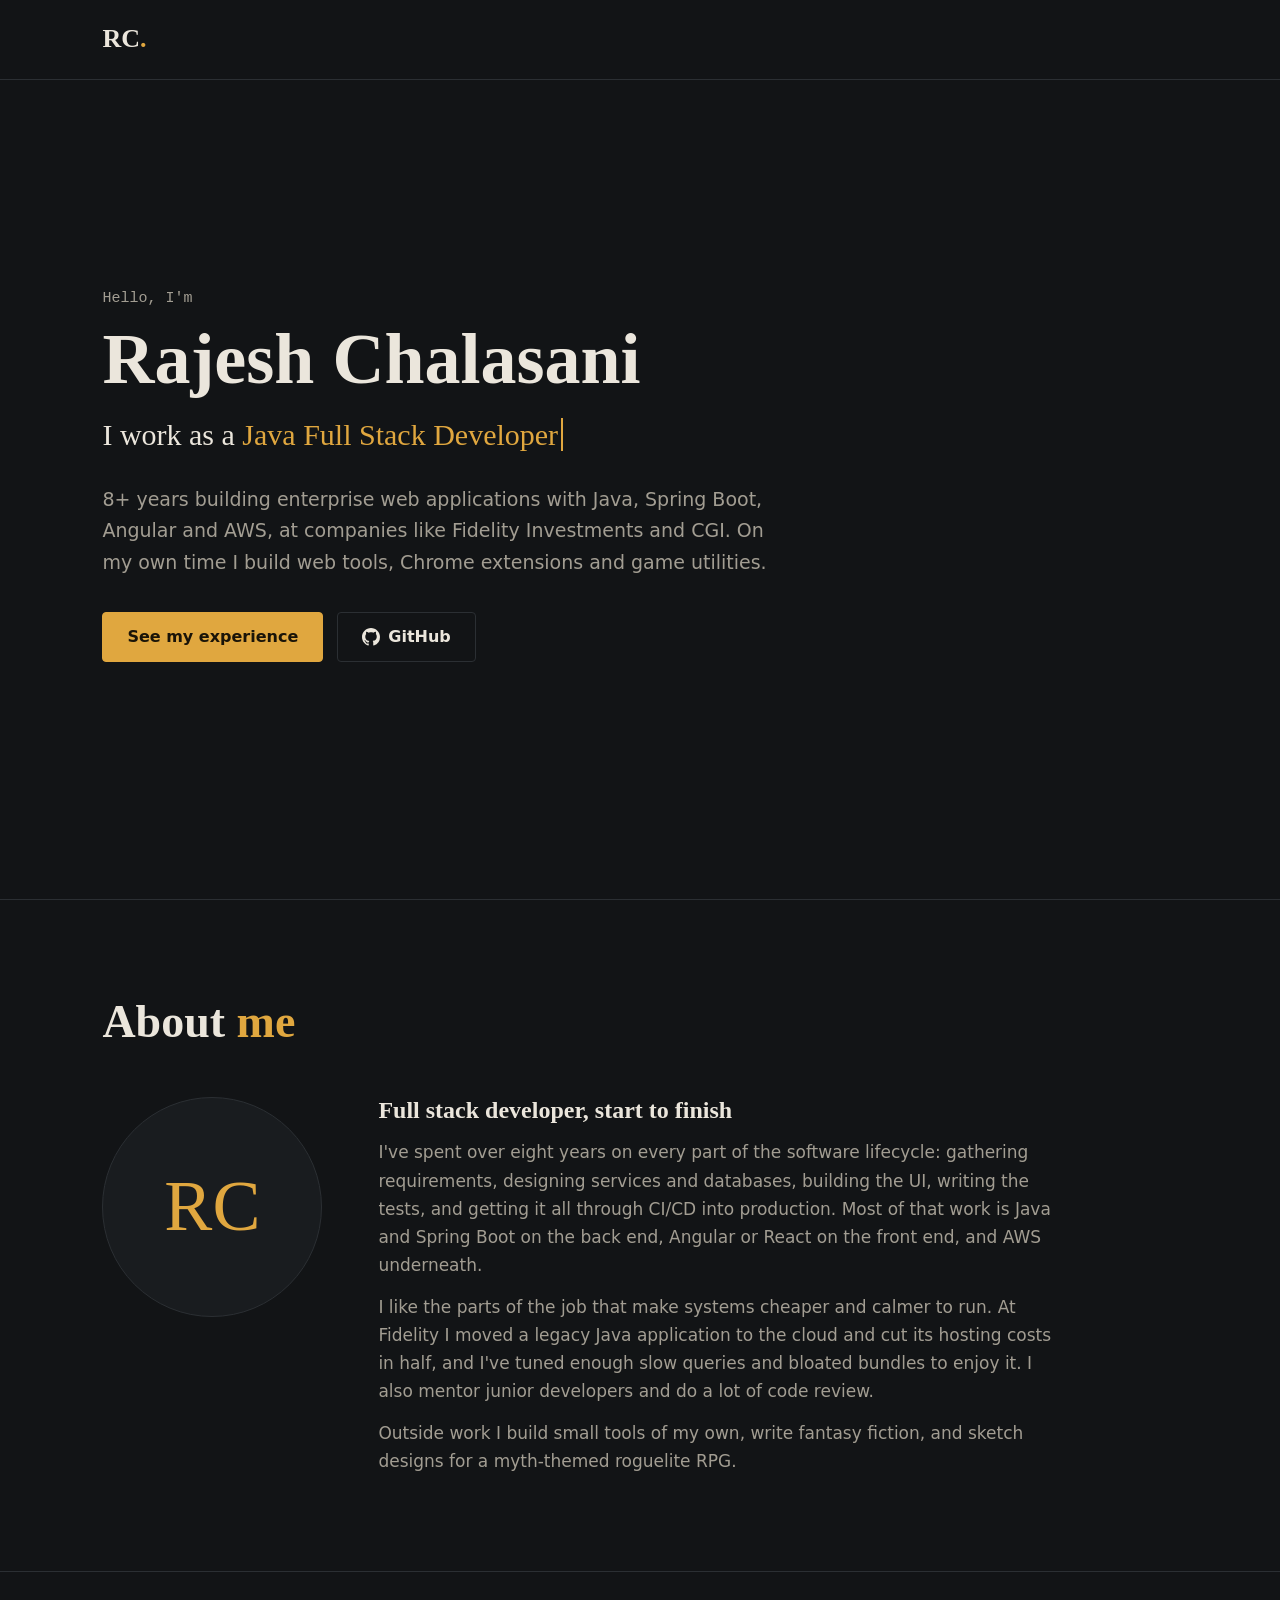
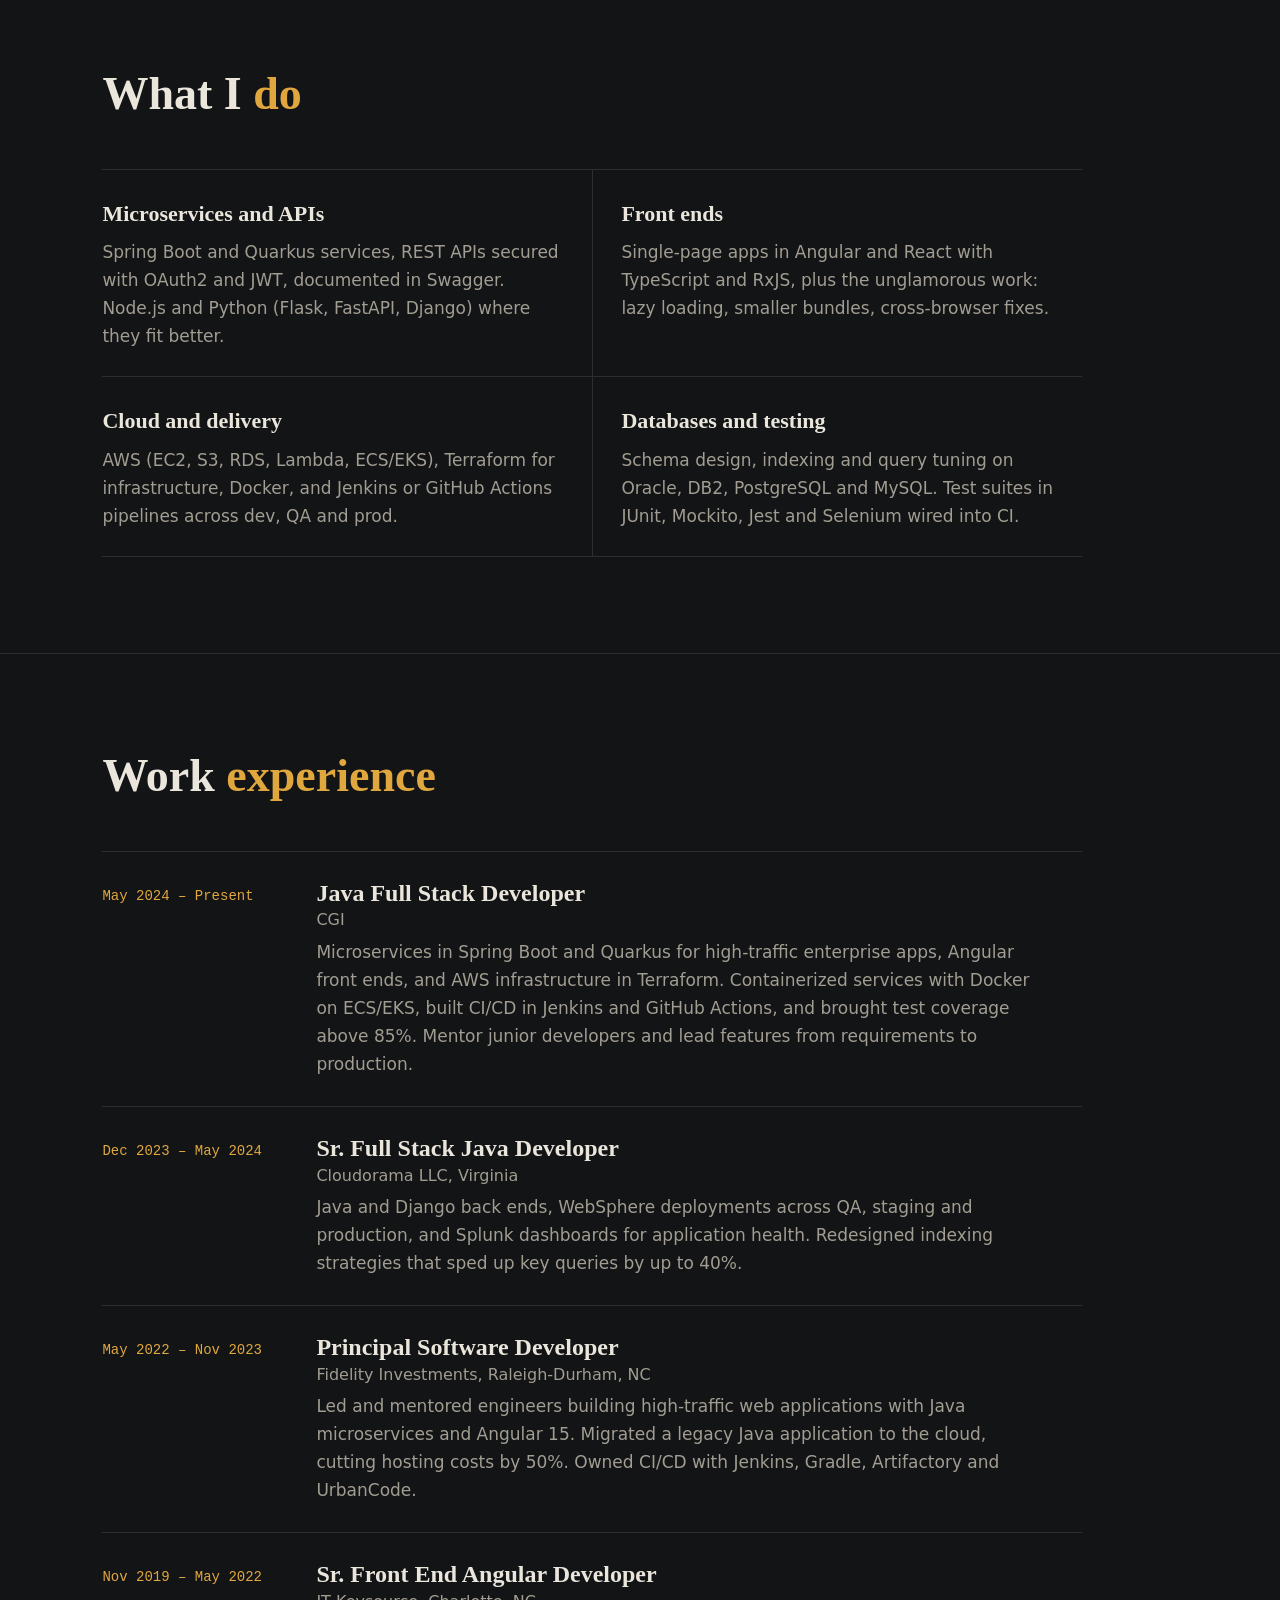
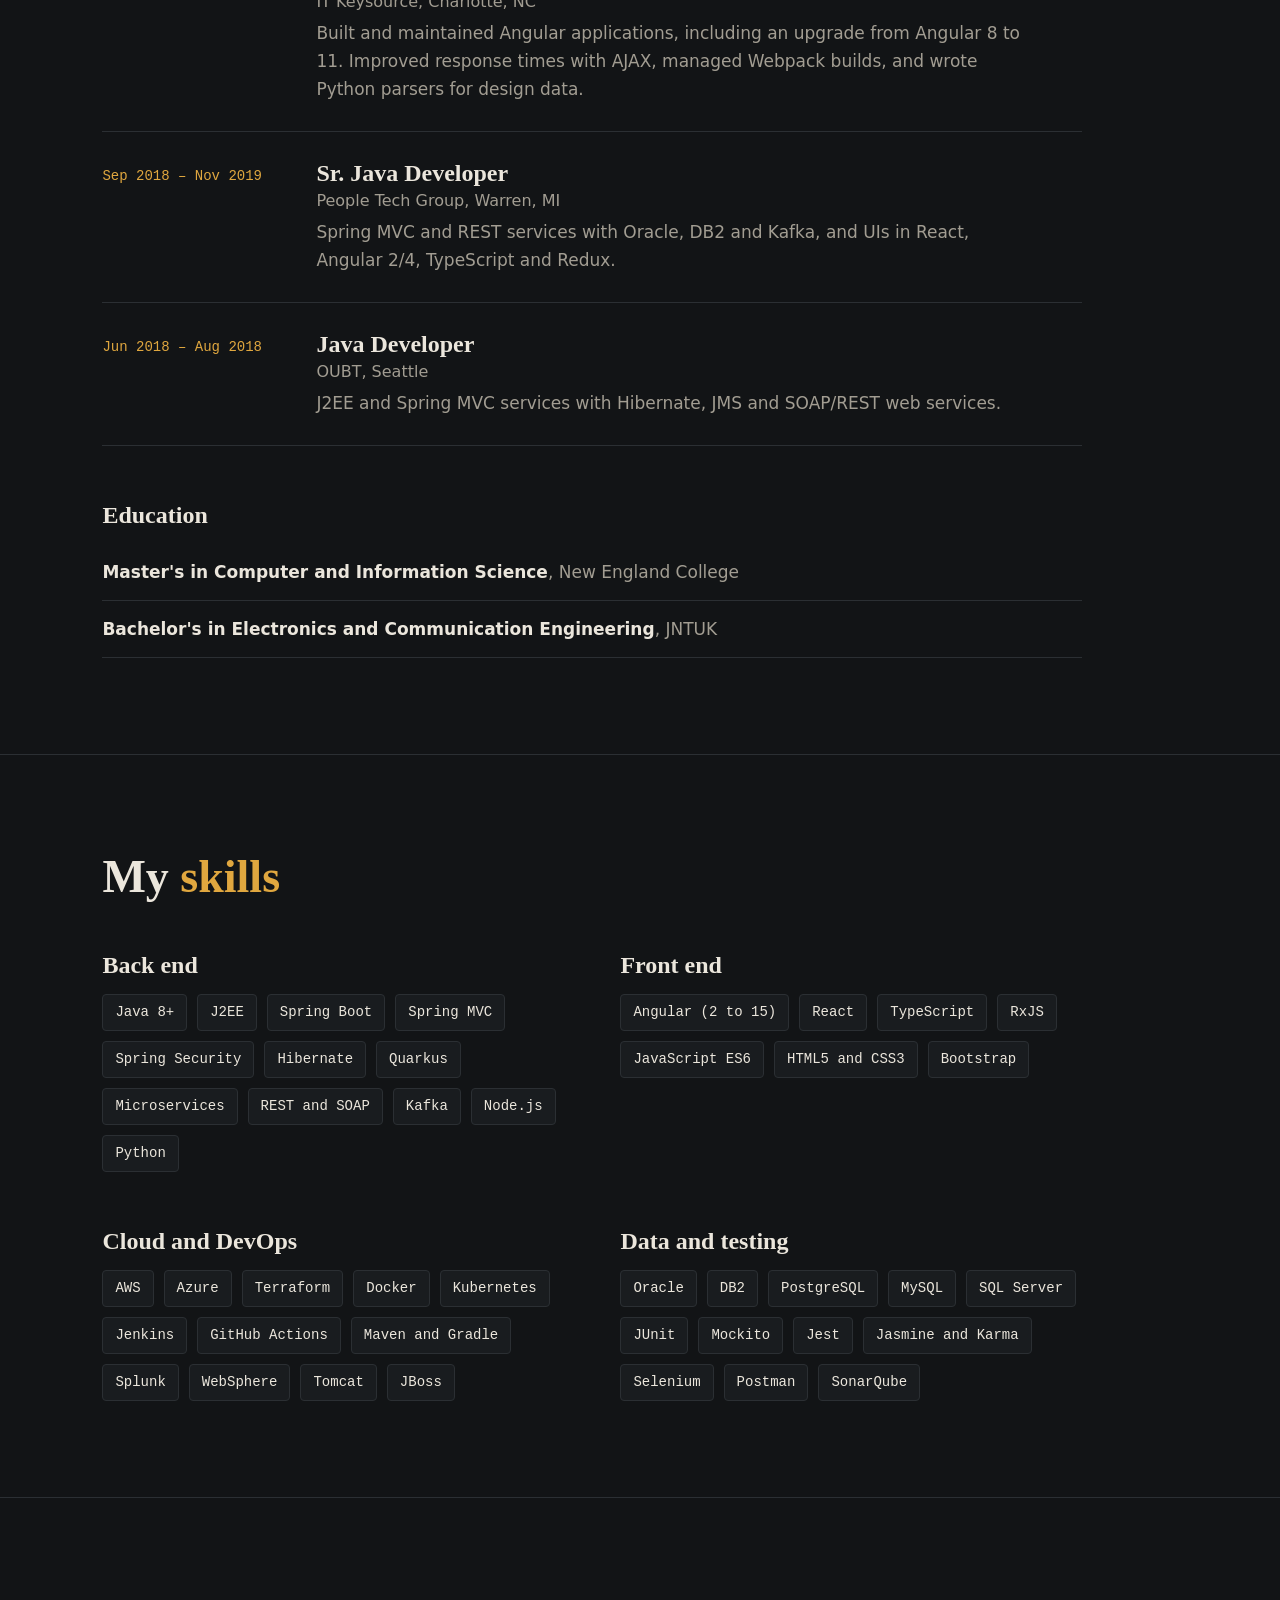
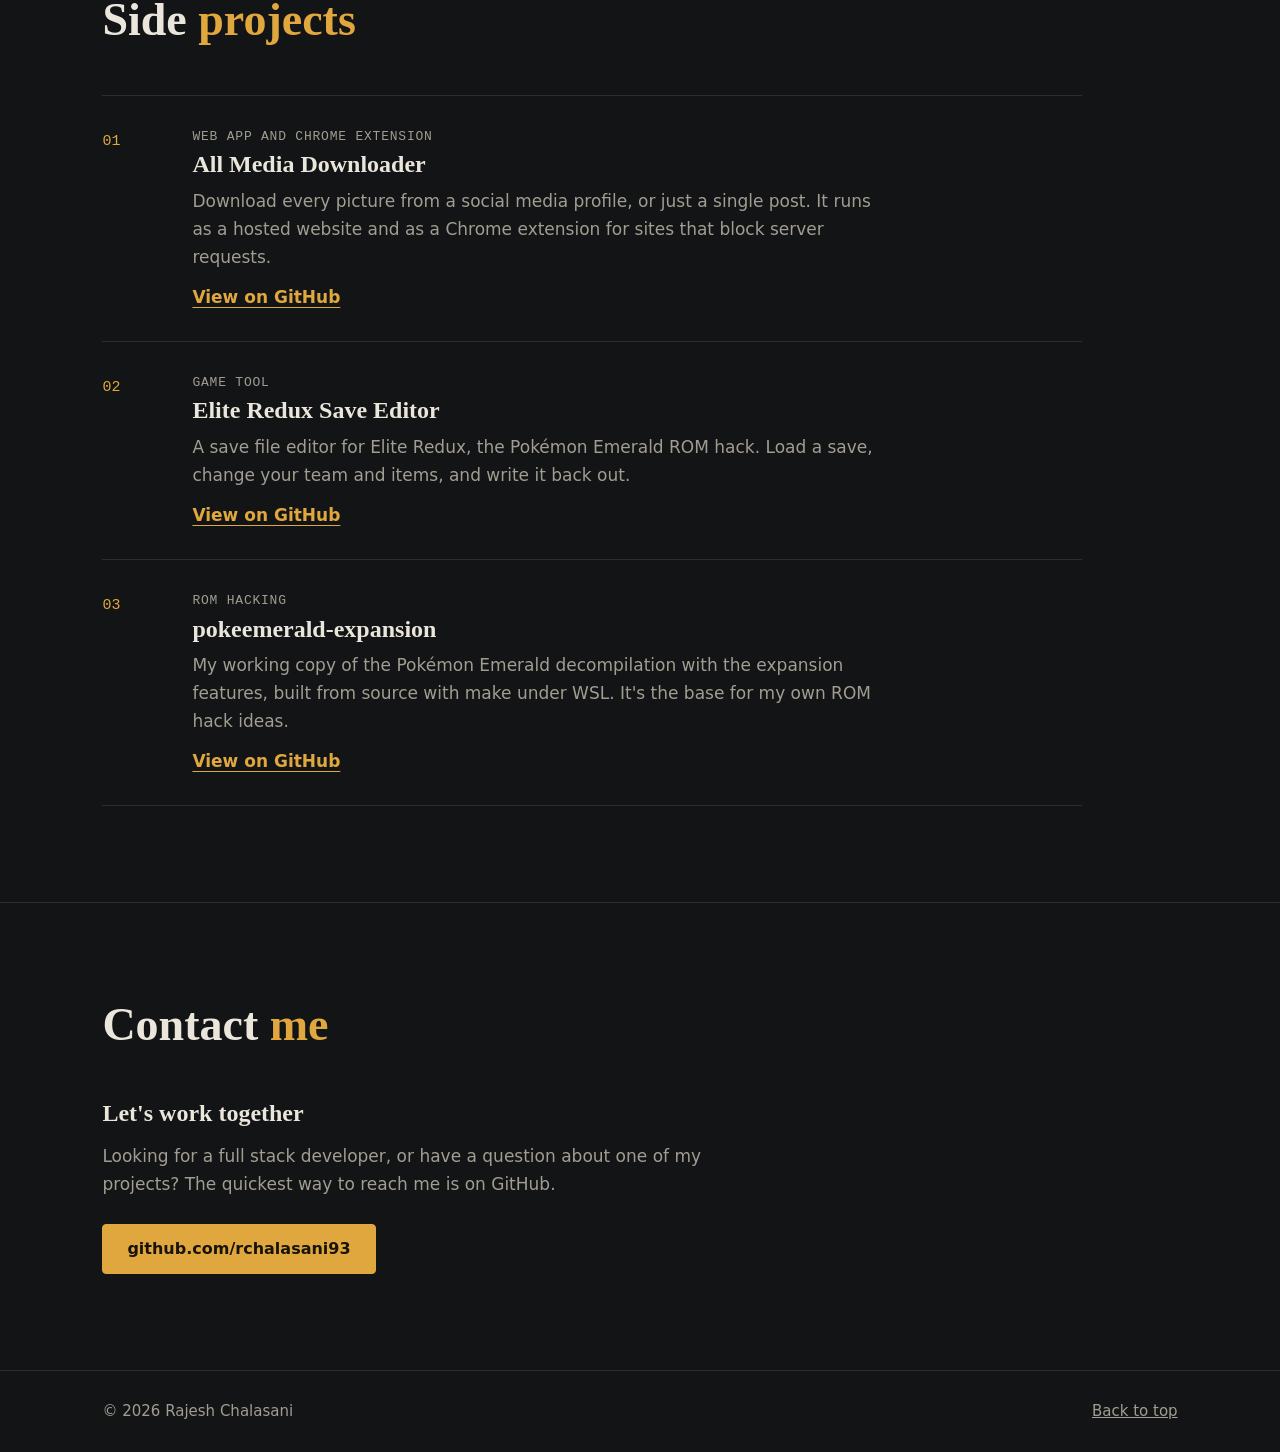
<file: index.html>
<!DOCTYPE html>
<html lang="en">
<head>
  <meta charset="UTF-8">
  <meta name="viewport" content="width=device-width, initial-scale=1">
  <meta http-equiv="Content-Security-Policy" content="default-src 'self'; script-src 'self'; style-src 'self'; img-src 'self' data:; font-src 'self'; connect-src 'none'; object-src 'none'; base-uri 'self'; form-action 'none'">
  <meta name="referrer" content="strict-origin-when-cross-origin">
  <title>Rajesh Chalasani – Java Full Stack Developer</title>
  <meta name="description" content="Rajesh Chalasani is a Java full stack developer with 8+ years building Spring Boot microservices, Angular and React front ends, and AWS deployments.">
  <link rel="canonical" href="https://rchalasani93.github.io/portfolio/">
  <meta name="theme-color" content="#121416">

  <meta property="og:type" content="profile">
  <meta property="og:title" content="Rajesh Chalasani – Java Full Stack Developer">
  <meta property="og:description" content="8+ years building Spring Boot microservices, Angular and React front ends, and AWS deployments.">
  <meta property="og:url" content="https://rchalasani93.github.io/portfolio/">
  <meta property="og:image" content="https://rchalasani93.github.io/portfolio/og-image.png">
  <meta property="og:image:width" content="1200">
  <meta property="og:image:height" content="630">
  <meta name="twitter:card" content="summary_large_image">

  <link rel="icon" href="favicon.svg" type="image/svg+xml">
  <link rel="stylesheet" href="styles.css">
  <script src="main.js" defer></script>

  <script type="application/ld+json">
  {
    "@context": "https://schema.org",
    "@type": "Person",
    "name": "Rajesh Chalasani",
    "jobTitle": "Java Full Stack Developer",
    "url": "https://rchalasani93.github.io/portfolio/",
    "sameAs": ["https://github.com/rchalasani93"],
    "worksFor": { "@type": "Organization", "name": "CGI" },
    "alumniOf": [
      { "@type": "CollegeOrUniversity", "name": "New England College" },
      { "@type": "CollegeOrUniversity", "name": "JNTUK" }
    ],
    "knowsAbout": ["Java", "Spring Boot", "Microservices", "Angular", "React", "AWS", "Terraform", "SQL"]
  }
  </script>
</head>
<body>
  <a class="skip" href="#main">Skip to content</a>

  <header class="header">
    <a href="#home" class="logo">RC<span>.</span></a>
    <button class="menu-btn" type="button" aria-expanded="false" aria-controls="nav" aria-label="Open menu">
      <span></span><span></span><span></span>
    </button>
    <nav class="navbar" id="nav" aria-label="Main">
      <a href="#home" class="active">Home</a>
      <a href="#about">About</a>
      <a href="#experience">Experience</a>
      <a href="#skills">Skills</a>
      <a href="#projects">Projects</a>
      <a href="#contact">Contact</a>
    </nav>
  </header>

  <main id="main">
    <section class="home" id="home">
      <div class="home-content">
        <p class="eyebrow">Hello, I'm</p>
        <h1>Rajesh Chalasani</h1>
        <p class="role">I work as a <span class="typed" data-words="Java Full Stack Developer|Spring Boot Engineer|Angular Developer|Tool Builder">Java Full Stack Developer</span></p>
        <p class="lead">8+ years building enterprise web applications with Java, Spring Boot, Angular and AWS, at companies like Fidelity Investments and CGI. On my own time I build web tools, Chrome extensions and game utilities.</p>
        <div class="home-actions">
          <a href="#experience" class="btn">See my experience</a>
          <a href="https://github.com/rchalasani93" class="btn btn-ghost" rel="noopener noreferrer" target="_blank">
            <svg viewBox="0 0 16 16" width="18" height="18" aria-hidden="true"><path fill="currentColor" d="M8 0C3.58 0 0 3.58 0 8c0 3.54 2.29 6.53 5.47 7.59.4.07.55-.17.55-.38 0-.19-.01-.82-.01-1.49-2.01.37-2.53-.49-2.69-.94-.09-.23-.48-.94-.82-1.13-.28-.15-.68-.52-.01-.53.63-.01 1.08.58 1.23.82.72 1.21 1.87.87 2.33.66.07-.52.28-.87.51-1.07-1.78-.2-3.64-.89-3.64-3.95 0-.87.31-1.59.82-2.15-.08-.2-.36-1.02.08-2.12 0 0 .67-.21 2.2.82.64-.18 1.32-.27 2-.27.68 0 1.36.09 2 .27 1.53-1.04 2.2-.82 2.2-.82.44 1.1.16 1.92.08 2.12.51.56.82 1.27.82 2.15 0 3.07-1.87 3.75-3.65 3.95.29.25.54.73.54 1.48 0 1.07-.01 1.93-.01 2.2 0 .21.15.46.55.38A8.013 8.013 0 0016 8c0-4.42-3.58-8-8-8z"/></svg>
            GitHub
          </a>
        </div>
      </div>
    </section>

    <section class="section" id="about">
      <h2 class="section-title">About <span>me</span></h2>
      <div class="about-grid">
        <div class="monogram" aria-hidden="true">RC</div>
        <div>
          <h3>Full stack developer, start to finish</h3>
          <p>I've spent over eight years on every part of the software lifecycle: gathering requirements, designing services and databases, building the UI, writing the tests, and getting it all through CI/CD into production. Most of that work is Java and Spring Boot on the back end, Angular or React on the front end, and AWS underneath.</p>
          <p>I like the parts of the job that make systems cheaper and calmer to run. At Fidelity I moved a legacy Java application to the cloud and cut its hosting costs in half, and I've tuned enough slow queries and bloated bundles to enjoy it. I also mentor junior developers and do a lot of code review.</p>
          <p>Outside work I build small tools of my own, write fantasy fiction, and sketch designs for a myth-themed roguelite RPG.</p>
        </div>
      </div>
    </section>

    <section class="section" id="services">
      <h2 class="section-title">What I <span>do</span></h2>
      <dl class="services">
        <div>
          <dt>Microservices and APIs</dt>
          <dd>Spring Boot and Quarkus services, REST APIs secured with OAuth2 and JWT, documented in Swagger. Node.js and Python (Flask, FastAPI, Django) where they fit better.</dd>
        </div>
        <div>
          <dt>Front ends</dt>
          <dd>Single-page apps in Angular and React with TypeScript and RxJS, plus the unglamorous work: lazy loading, smaller bundles, cross-browser fixes.</dd>
        </div>
        <div>
          <dt>Cloud and delivery</dt>
          <dd>AWS (EC2, S3, RDS, Lambda, ECS/EKS), Terraform for infrastructure, Docker, and Jenkins or GitHub Actions pipelines across dev, QA and prod.</dd>
        </div>
        <div>
          <dt>Databases and testing</dt>
          <dd>Schema design, indexing and query tuning on Oracle, DB2, PostgreSQL and MySQL. Test suites in JUnit, Mockito, Jest and Selenium wired into CI.</dd>
        </div>
      </dl>
    </section>

    <section class="section" id="experience">
      <h2 class="section-title">Work <span>experience</span></h2>
      <ol class="timeline">
        <li>
          <p class="when">May 2024 – Present</p>
          <div>
            <h3>Java Full Stack Developer <span class="at">CGI</span></h3>
            <p>Microservices in Spring Boot and Quarkus for high-traffic enterprise apps, Angular front ends, and AWS infrastructure in Terraform. Containerized services with Docker on ECS/EKS, built CI/CD in Jenkins and GitHub Actions, and brought test coverage above 85%. Mentor junior developers and lead features from requirements to production.</p>
          </div>
        </li>
        <li>
          <p class="when">Dec 2023 – May 2024</p>
          <div>
            <h3>Sr. Full Stack Java Developer <span class="at">Cloudorama LLC, Virginia</span></h3>
            <p>Java and Django back ends, WebSphere deployments across QA, staging and production, and Splunk dashboards for application health. Redesigned indexing strategies that sped up key queries by up to 40%.</p>
          </div>
        </li>
        <li>
          <p class="when">May 2022 – Nov 2023</p>
          <div>
            <h3>Principal Software Developer <span class="at">Fidelity Investments, Raleigh-Durham, NC</span></h3>
            <p>Led and mentored engineers building high-traffic web applications with Java microservices and Angular 15. Migrated a legacy Java application to the cloud, cutting hosting costs by 50%. Owned CI/CD with Jenkins, Gradle, Artifactory and UrbanCode.</p>
          </div>
        </li>
        <li>
          <p class="when">Nov 2019 – May 2022</p>
          <div>
            <h3>Sr. Front End Angular Developer <span class="at">IT Keysource, Charlotte, NC</span></h3>
            <p>Built and maintained Angular applications, including an upgrade from Angular 8 to 11. Improved response times with AJAX, managed Webpack builds, and wrote Python parsers for design data.</p>
          </div>
        </li>
        <li>
          <p class="when">Sep 2018 – Nov 2019</p>
          <div>
            <h3>Sr. Java Developer <span class="at">People Tech Group, Warren, MI</span></h3>
            <p>Spring MVC and REST services with Oracle, DB2 and Kafka, and UIs in React, Angular 2/4, TypeScript and Redux.</p>
          </div>
        </li>
        <li>
          <p class="when">Jun 2018 – Aug 2018</p>
          <div>
            <h3>Java Developer <span class="at">OUBT, Seattle</span></h3>
            <p>J2EE and Spring MVC services with Hibernate, JMS and SOAP/REST web services.</p>
          </div>
        </li>
      </ol>

      <h3 class="sub-title">Education</h3>
      <ul class="edu">
        <li><strong>Master's in Computer and Information Science</strong>, New England College</li>
        <li><strong>Bachelor's in Electronics and Communication Engineering</strong>, JNTUK</li>
      </ul>
    </section>

    <section class="section" id="skills">
      <h2 class="section-title">My <span>skills</span></h2>
      <div class="skills-grid">
        <div>
          <h3>Back end</h3>
          <ul class="tags">
            <li>Java 8+</li><li>J2EE</li><li>Spring Boot</li><li>Spring MVC</li><li>Spring Security</li><li>Hibernate</li><li>Quarkus</li><li>Microservices</li><li>REST and SOAP</li><li>Kafka</li><li>Node.js</li><li>Python</li>
          </ul>
        </div>
        <div>
          <h3>Front end</h3>
          <ul class="tags">
            <li>Angular (2 to 15)</li><li>React</li><li>TypeScript</li><li>RxJS</li><li>JavaScript ES6</li><li>HTML5 and CSS3</li><li>Bootstrap</li>
          </ul>
        </div>
        <div>
          <h3>Cloud and DevOps</h3>
          <ul class="tags">
            <li>AWS</li><li>Azure</li><li>Terraform</li><li>Docker</li><li>Kubernetes</li><li>Jenkins</li><li>GitHub Actions</li><li>Maven and Gradle</li><li>Splunk</li><li>WebSphere</li><li>Tomcat</li><li>JBoss</li>
          </ul>
        </div>
        <div>
          <h3>Data and testing</h3>
          <ul class="tags">
            <li>Oracle</li><li>DB2</li><li>PostgreSQL</li><li>MySQL</li><li>SQL Server</li><li>JUnit</li><li>Mockito</li><li>Jest</li><li>Jasmine and Karma</li><li>Selenium</li><li>Postman</li><li>SonarQube</li>
          </ul>
        </div>
      </div>
    </section>

    <section class="section" id="projects">
      <h2 class="section-title">Side <span>projects</span></h2>
      <ol class="projects">
        <li>
          <article>
            <p class="proj-meta">Web app and Chrome extension</p>
            <h3>All Media Downloader</h3>
            <p>Download every picture from a social media profile, or just a single post. It runs as a hosted website and as a Chrome extension for sites that block server requests.</p>
            <a href="https://github.com/rchalasani93/all-media-downloader" rel="noopener noreferrer" target="_blank">View on GitHub</a>
          </article>
        </li>
        <li>
          <article>
            <p class="proj-meta">Game tool</p>
            <h3>Elite Redux Save Editor</h3>
            <p>A save file editor for Elite Redux, the Pokémon Emerald ROM hack. Load a save, change your team and items, and write it back out.</p>
            <a href="https://github.com/rchalasani93/EliteReduxSavEditor" rel="noopener noreferrer" target="_blank">View on GitHub</a>
          </article>
        </li>
        <li>
          <article>
            <p class="proj-meta">ROM hacking</p>
            <h3>pokeemerald-expansion</h3>
            <p>My working copy of the Pokémon Emerald decompilation with the expansion features, built from source with make under WSL. It's the base for my own ROM hack ideas.</p>
            <a href="https://github.com/rchalasani93/pokeemerald-expansion" rel="noopener noreferrer" target="_blank">View on GitHub</a>
          </article>
        </li>
      </ol>
    </section>

    <section class="section" id="contact">
      <h2 class="section-title">Contact <span>me</span></h2>
      <div class="contact">
        <h3>Let's work together</h3>
        <p>Looking for a full stack developer, or have a question about one of my projects? The quickest way to reach me is on GitHub.</p>
        <a href="https://github.com/rchalasani93" class="btn" rel="noopener noreferrer" target="_blank">github.com/rchalasani93</a>
      </div>
    </section>
  </main>

  <footer class="footer">
    <p>&copy; <span id="year">2026</span> Rajesh Chalasani</p>
    <a href="#home">Back to top</a>
  </footer>
</body>
</html>
</file>
<file: styles.css>
/* Palette: charcoal background, warm paper ink, one amber accent.
   Type: old-style serif headings, system sans body, mono labels. */
:root {
  --bg: #121416;
  --surface: #191c1f;
  --line: #2b2f33;
  --ink: #ebe6dc;
  --muted: #a29d92;
  --accent: #e0a73f;
  --accent-ink: #1a1408;
  --serif: "Iowan Old Style", "Palatino Linotype", Palatino, "Book Antiqua", Georgia, serif;
  --sans: system-ui, -apple-system, "Segoe UI", Roboto, "Helvetica Neue", Arial, sans-serif;
  --mono: ui-monospace, "SFMono-Regular", Menlo, Consolas, "Liberation Mono", monospace;
  --radius: 4px;
  --pad-x: clamp(20px, 8vw, 120px);
}

*, *::before, *::after { margin: 0; padding: 0; box-sizing: border-box; }

html { scroll-behavior: smooth; scroll-padding-top: 80px; }

body {
  background: var(--bg);
  color: var(--ink);
  font-family: var(--sans);
  font-size: 17px;
  line-height: 1.65;
  -webkit-font-smoothing: antialiased;
}

a { color: var(--accent); }
h1, h2, h3 { font-family: var(--serif); font-weight: 700; line-height: 1.15; }

.skip {
  position: absolute; left: -9999px; top: 8px;
  background: var(--accent); color: var(--accent-ink); padding: 8px 14px; z-index: 200;
}
.skip:focus { left: 8px; }

:focus-visible { outline: 2px solid var(--accent); outline-offset: 3px; }

/* Header */
.header {
  position: fixed; inset: 0 0 auto 0;
  display: flex; justify-content: space-between; align-items: center;
  padding: 18px var(--pad-x);
  background: var(--bg);
  border-bottom: 1px solid var(--line);
  z-index: 100;
}

.logo {
  font-family: var(--serif); font-size: 26px; font-weight: 700;
  color: var(--ink); text-decoration: none;
  opacity: 0; animation: slideRight .8s ease forwards;
}
.logo span { color: var(--accent); }

.navbar a {
  display: inline-block;
  margin-left: 30px;
  font-size: 16px; font-weight: 500;
  color: var(--ink); text-decoration: none;
  transition: color .2s;
  opacity: 0; animation: slideTop .5s ease forwards;
}
.navbar a:nth-child(1) { animation-delay: .1s; }
.navbar a:nth-child(2) { animation-delay: .2s; }
.navbar a:nth-child(3) { animation-delay: .3s; }
.navbar a:nth-child(4) { animation-delay: .4s; }
.navbar a:nth-child(5) { animation-delay: .5s; }
.navbar a:nth-child(6) { animation-delay: .6s; }
.navbar a:hover, .navbar a.active { color: var(--accent); }

.menu-btn {
  display: none;
  width: 44px; height: 44px;
  background: none; border: 1px solid var(--line); border-radius: var(--radius);
  cursor: pointer;
  flex-direction: column; justify-content: center; align-items: center; gap: 5px;
}
.menu-btn span { display: block; width: 20px; height: 2px; background: var(--ink); }

/* Home */
.home {
  min-height: 100vh;
  display: flex; align-items: center;
  padding: 110px var(--pad-x) 60px;
  border-bottom: 1px solid var(--line);
}
.home-content { max-width: 680px; }

.eyebrow {
  font-family: var(--mono); font-size: 15px; color: var(--muted);
  opacity: 0; animation: slideBottom .8s ease forwards; animation-delay: .5s;
}
.home h1 {
  font-size: clamp(42px, 7vw, 72px);
  margin: 6px 0 10px;
  opacity: 0; animation: slideRight .8s ease forwards; animation-delay: .7s;
}
.role {
  font-family: var(--serif); font-size: clamp(22px, 3vw, 30px);
  margin-bottom: 24px;
  opacity: 0; animation: slideTop .8s ease forwards; animation-delay: .7s;
}
.typed { color: var(--accent); border-right: 2px solid var(--accent); padding-right: 3px; }
.lead {
  color: var(--muted); font-size: 19px; max-width: 58ch;
  opacity: 0; animation: slideLeft .8s ease forwards; animation-delay: .9s;
}

.home-actions {
  display: flex; flex-wrap: wrap; gap: 14px; margin-top: 34px;
  opacity: 0; animation: slideTop .8s ease forwards; animation-delay: 1.2s;
}

.btn {
  display: inline-flex; align-items: center; gap: 8px;
  min-height: 46px; padding: 11px 24px;
  background: var(--accent); color: var(--accent-ink);
  border: 1px solid var(--accent); border-radius: var(--radius);
  font-weight: 600; font-size: 16px; text-decoration: none;
  transition: background .2s, color .2s;
}
.btn:hover { background: transparent; color: var(--accent); }
.btn-ghost { background: transparent; color: var(--ink); border-color: var(--line); }
.btn-ghost:hover { color: var(--accent); border-color: var(--accent); }

/* Sections */
.section {
  padding: 96px var(--pad-x);
  border-bottom: 1px solid var(--line);
}
.section-title { font-size: clamp(32px, 4.5vw, 46px); margin-bottom: 48px; }
.section-title span { color: var(--accent); }
.section h3 { font-size: 24px; margin-bottom: 14px; }
.section p + p { margin-top: 14px; }

/* About */
.about-grid {
  display: grid; grid-template-columns: 220px 1fr; gap: 56px; align-items: start;
  max-width: 980px;
}
.about-grid p { color: var(--muted); max-width: 64ch; }
.monogram {
  aspect-ratio: 1; width: 100%;
  display: grid; place-items: center;
  border: 1px solid var(--line); border-radius: 50%;
  background: var(--surface);
  font-family: var(--serif); font-size: 72px; color: var(--accent);
}

/* Services */
.services {
  display: grid; grid-template-columns: repeat(2, minmax(0, 1fr));
  border-top: 1px solid var(--line);
  max-width: 980px;
}
.services > div { padding: 26px 28px 26px 0; border-bottom: 1px solid var(--line); }
.services > div:nth-child(even) { padding-left: 28px; border-left: 1px solid var(--line); }
.services dt { font-family: var(--serif); font-size: 22px; font-weight: 700; margin-bottom: 6px; }
.services dd { color: var(--muted); }

/* Experience */
.timeline { list-style: none; max-width: 980px; }
.timeline li {
  display: grid; grid-template-columns: 190px 1fr; gap: 24px;
  padding: 28px 0; border-top: 1px solid var(--line);
}
.timeline li:last-child { border-bottom: 1px solid var(--line); }
.when { font-family: var(--mono); font-size: 14px; color: var(--accent); padding-top: 5px; }
.timeline h3 { margin-bottom: 8px; }
.timeline .at { display: block; font-family: var(--sans); font-size: 16px; font-weight: 500; color: var(--muted); margin-top: 4px; }
.timeline p:not(.when) { color: var(--muted); max-width: 66ch; }
.sub-title { margin-top: 56px; }
.edu { list-style: none; max-width: 980px; }
.edu li { padding: 14px 0; border-bottom: 1px solid var(--line); color: var(--muted); }
.edu strong { color: var(--ink); font-weight: 600; }

/* Skills */
.skills-grid { display: grid; grid-template-columns: 1fr 1fr; gap: 56px; max-width: 980px; }
.tags { list-style: none; display: flex; flex-wrap: wrap; gap: 10px; }
.tags li {
  font-family: var(--mono); font-size: 14px;
  padding: 6px 12px;
  border: 1px solid var(--line); border-radius: var(--radius);
  background: var(--surface);
}

/* Projects */
.projects { list-style: none; max-width: 980px; counter-reset: proj; }
.projects li {
  counter-increment: proj;
  display: grid; grid-template-columns: 70px 1fr; gap: 20px;
  padding: 30px 0; border-top: 1px solid var(--line);
}
.projects li:last-child { border-bottom: 1px solid var(--line); }
.projects li::before {
  content: "0" counter(proj);
  font-family: var(--mono); color: var(--accent); font-size: 15px; padding-top: 4px;
}
.proj-meta { font-family: var(--mono); font-size: 13px; color: var(--muted); text-transform: uppercase; letter-spacing: .06em; margin-bottom: 4px; }
.projects h3 { margin-bottom: 8px; }
.projects article > p:not(.proj-meta) { color: var(--muted); max-width: 64ch; margin-bottom: 12px; }
.projects a { font-weight: 600; text-underline-offset: 4px; }
.projects a:hover { color: var(--ink); }

/* Contact */
.contact { max-width: 680px; }
.contact p { color: var(--muted); margin-bottom: 26px; }

/* Footer */
.footer {
  display: flex; justify-content: space-between; flex-wrap: wrap; gap: 12px;
  padding: 28px var(--pad-x);
  color: var(--muted); font-size: 15px;
}
.footer a { color: var(--muted); }
.footer a:hover { color: var(--accent); }

/* 404 */
.notfound { min-height: 100vh; display: grid; place-content: center; text-align: center; padding: 40px 20px; gap: 18px; }
.notfound h1 { font-size: 56px; }
.notfound p { color: var(--muted); }

/* Responsive */
@media (max-width: 900px) {
  .menu-btn { display: inline-flex; }
  .navbar {
    position: absolute; top: 100%; left: 0; right: 0;
    display: none; flex-direction: column;
    background: var(--bg); border-bottom: 1px solid var(--line);
    padding: 8px var(--pad-x) 16px;
  }
  .navbar.open { display: flex; }
  .navbar a { margin: 0; padding: 12px 0; font-size: 18px; border-bottom: 1px solid var(--line); }
  .navbar a:last-child { border-bottom: 0; }

  .about-grid { grid-template-columns: 1fr; gap: 32px; }
  .monogram { width: 160px; font-size: 54px; }
  .services { grid-template-columns: 1fr; }
  .services > div:nth-child(even) { padding-left: 0; border-left: 0; }
  .skills-grid { grid-template-columns: 1fr; gap: 36px; }
}

@media (max-width: 520px) {
  body { font-size: 16px; }
  .section { padding: 72px var(--pad-x); }
  .projects li, .timeline li { grid-template-columns: 1fr; gap: 6px; }
}

/* Keyframes from the original template */
@keyframes slideRight { from { transform: translateX(-60px); opacity: 0; } to { transform: none; opacity: 1; } }
@keyframes slideLeft { from { transform: translateX(60px); opacity: 0; } to { transform: none; opacity: 1; } }
@keyframes slideTop { from { transform: translateY(60px); opacity: 0; } to { transform: none; opacity: 1; } }
@keyframes slideBottom { from { transform: translateY(-60px); opacity: 0; } to { transform: none; opacity: 1; } }

@media (prefers-reduced-motion: reduce) {
  html { scroll-behavior: auto; }
  *, *::before, *::after { animation: none !important; opacity: 1 !important; transition: none !important; }
}
</file>
